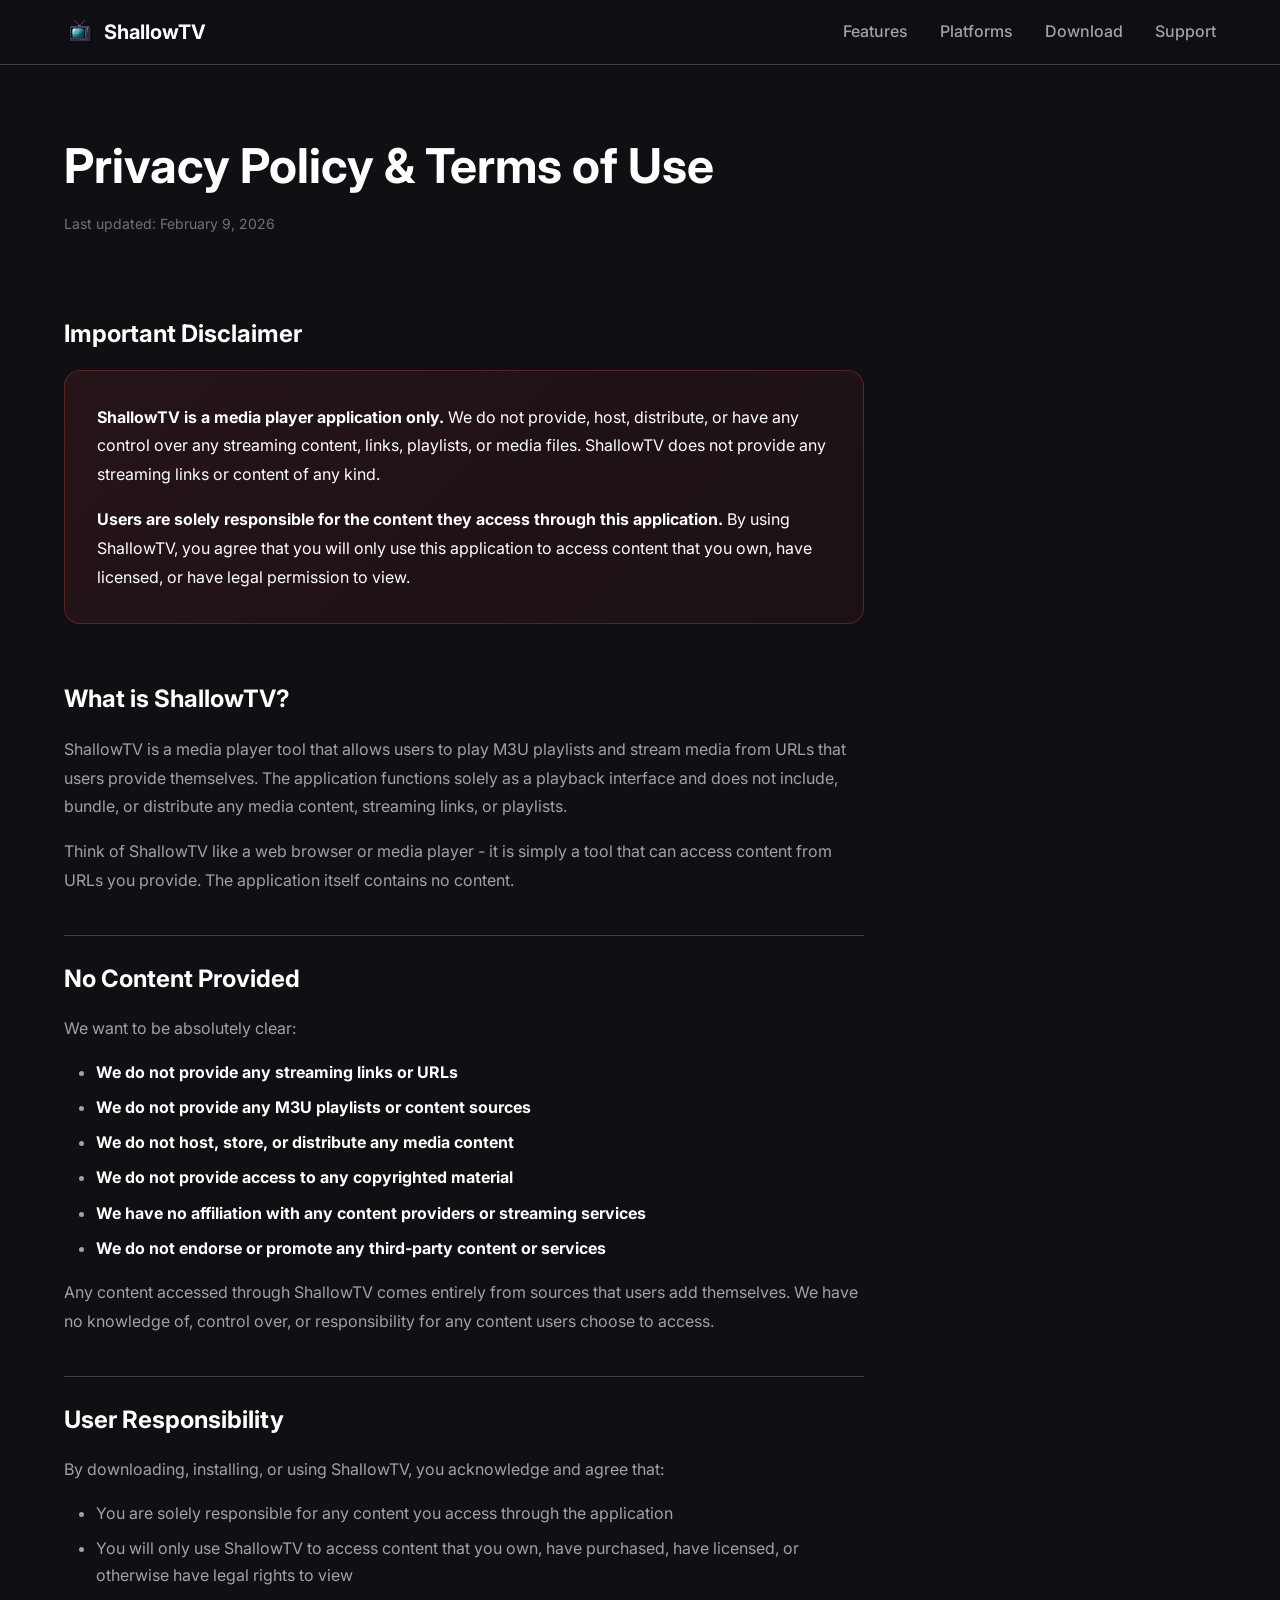
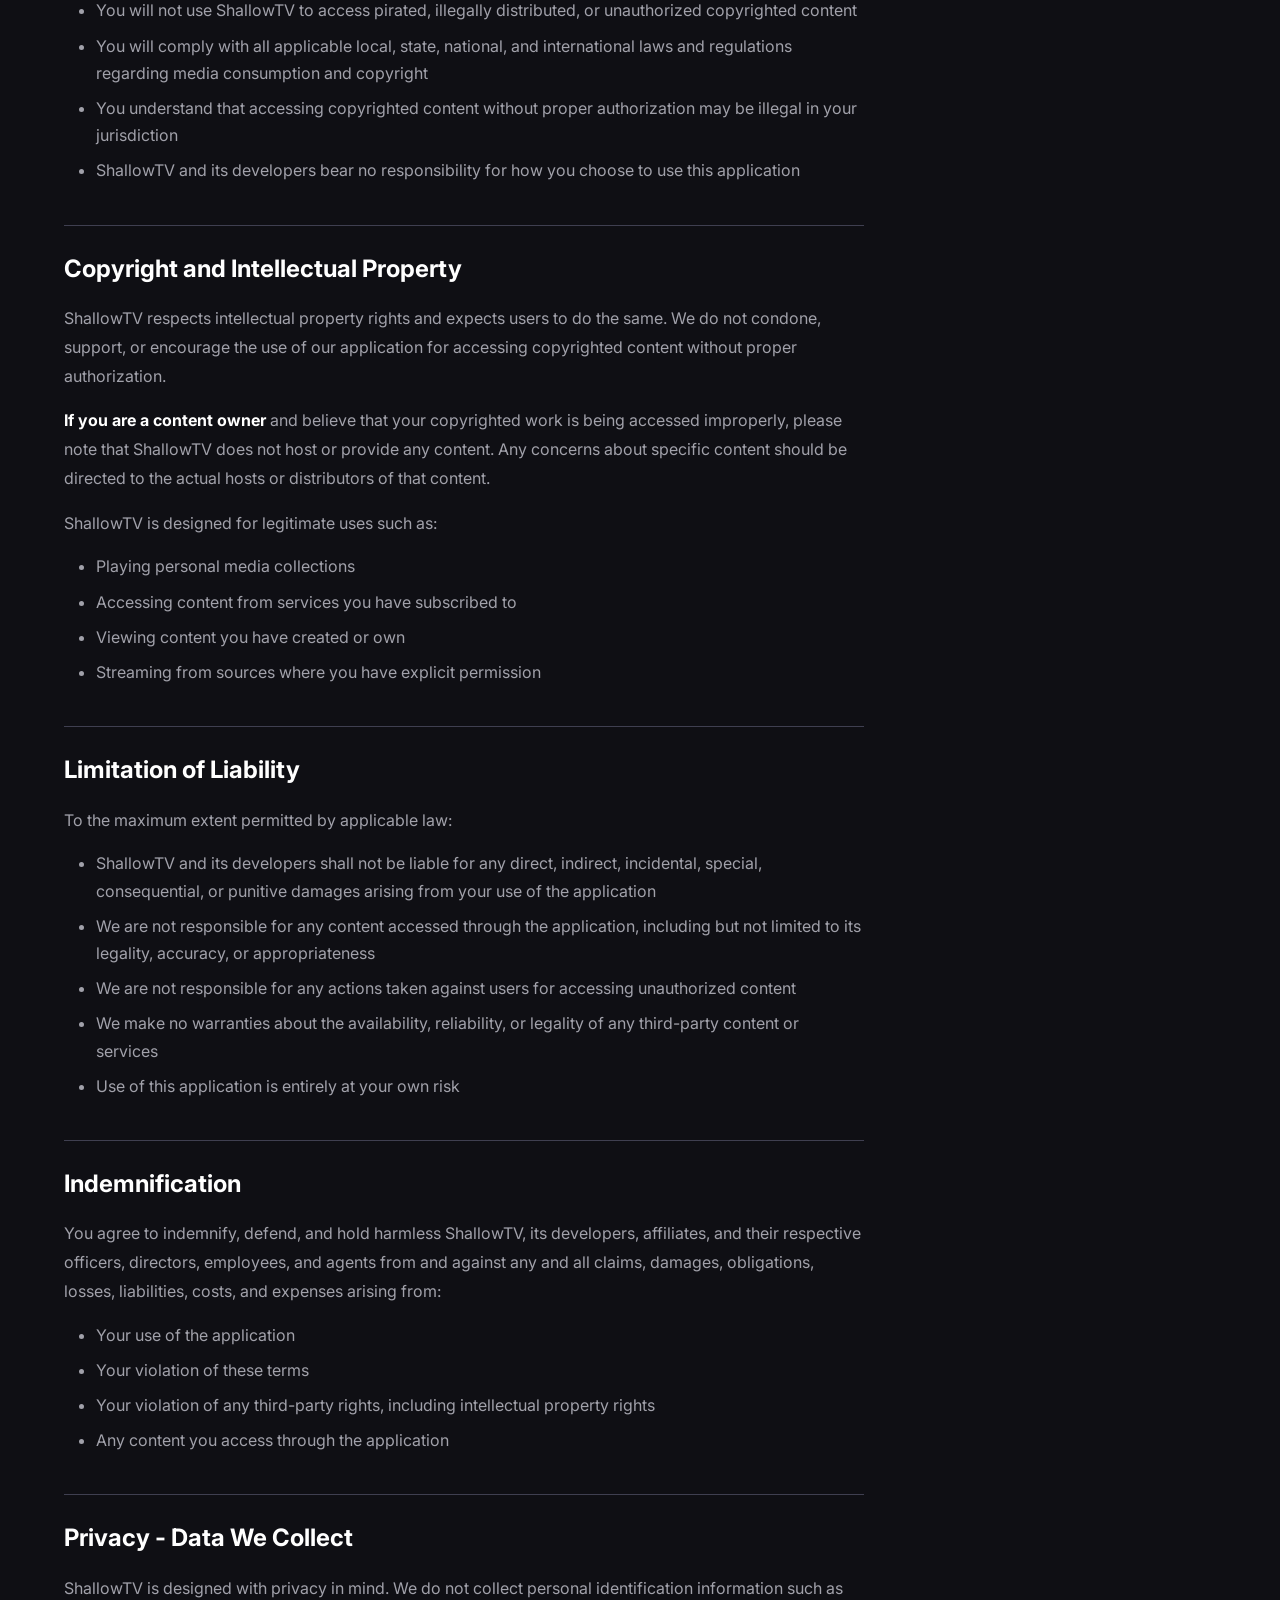
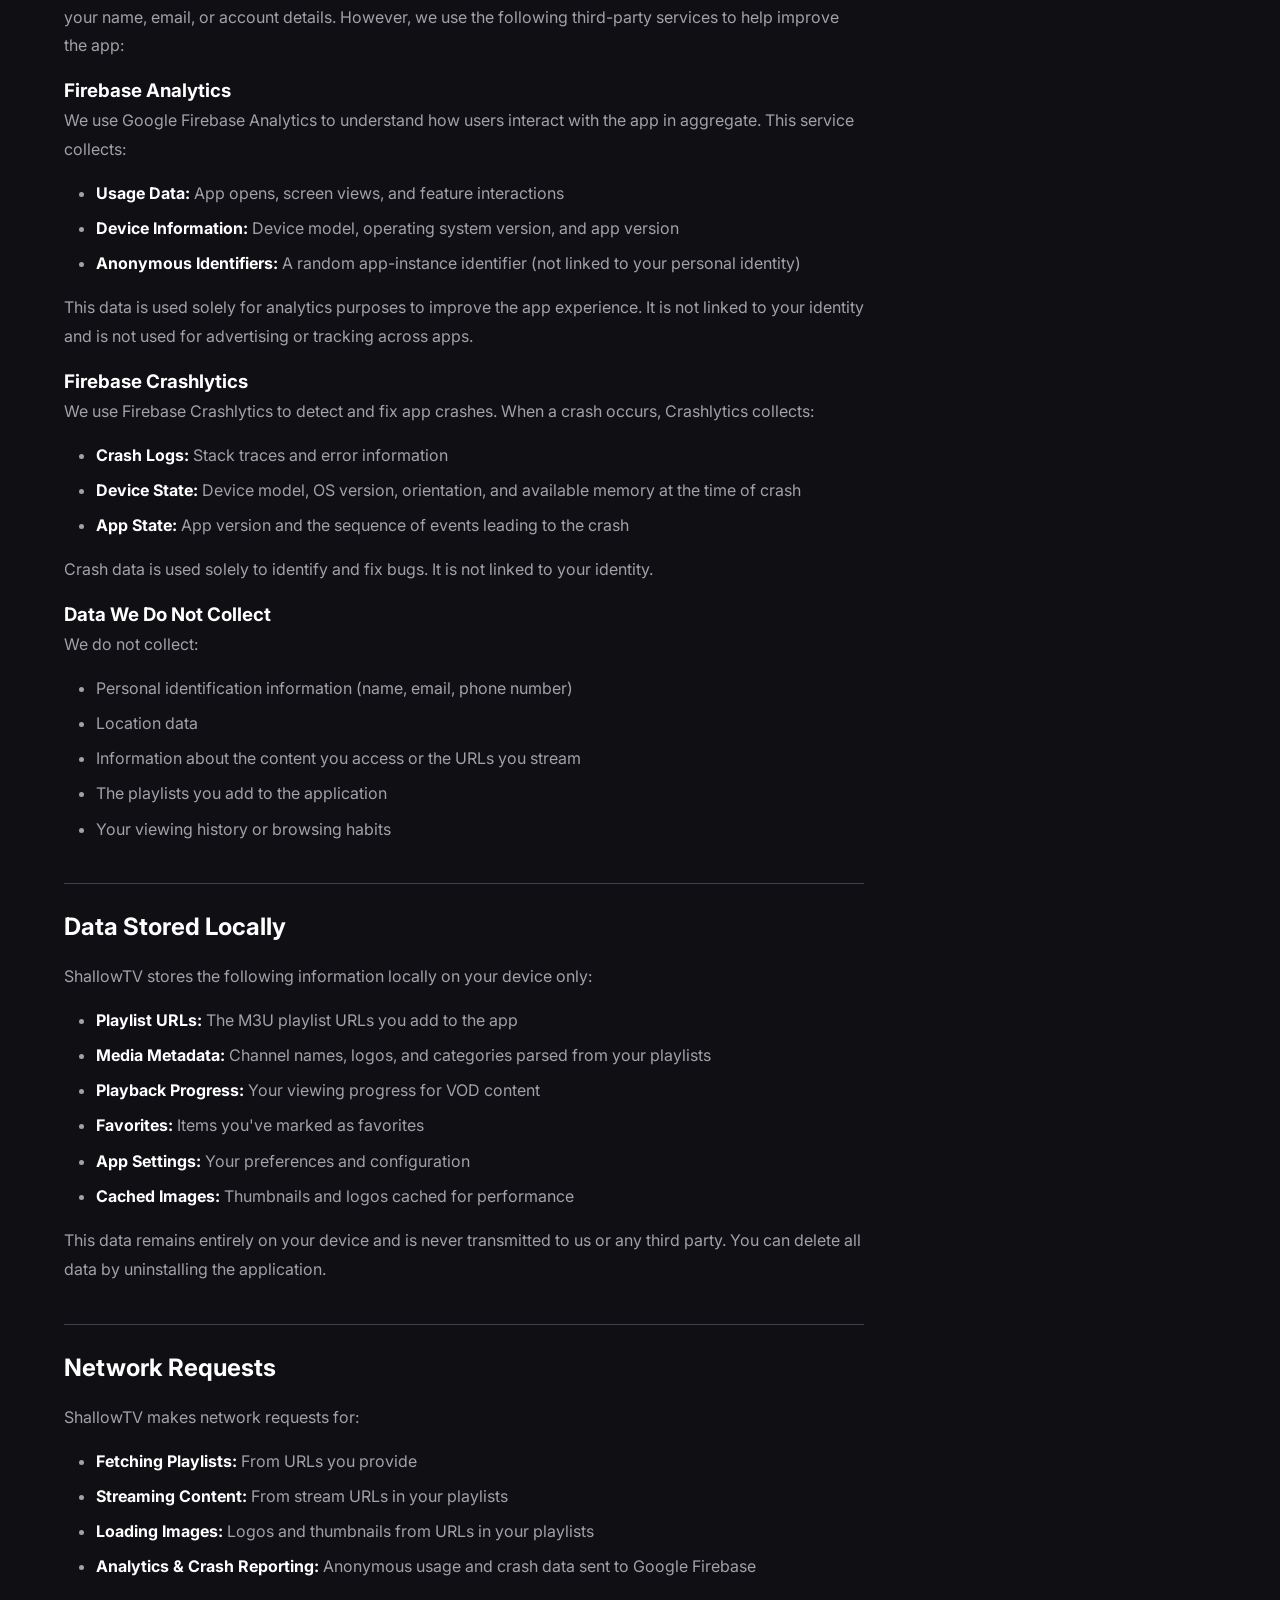
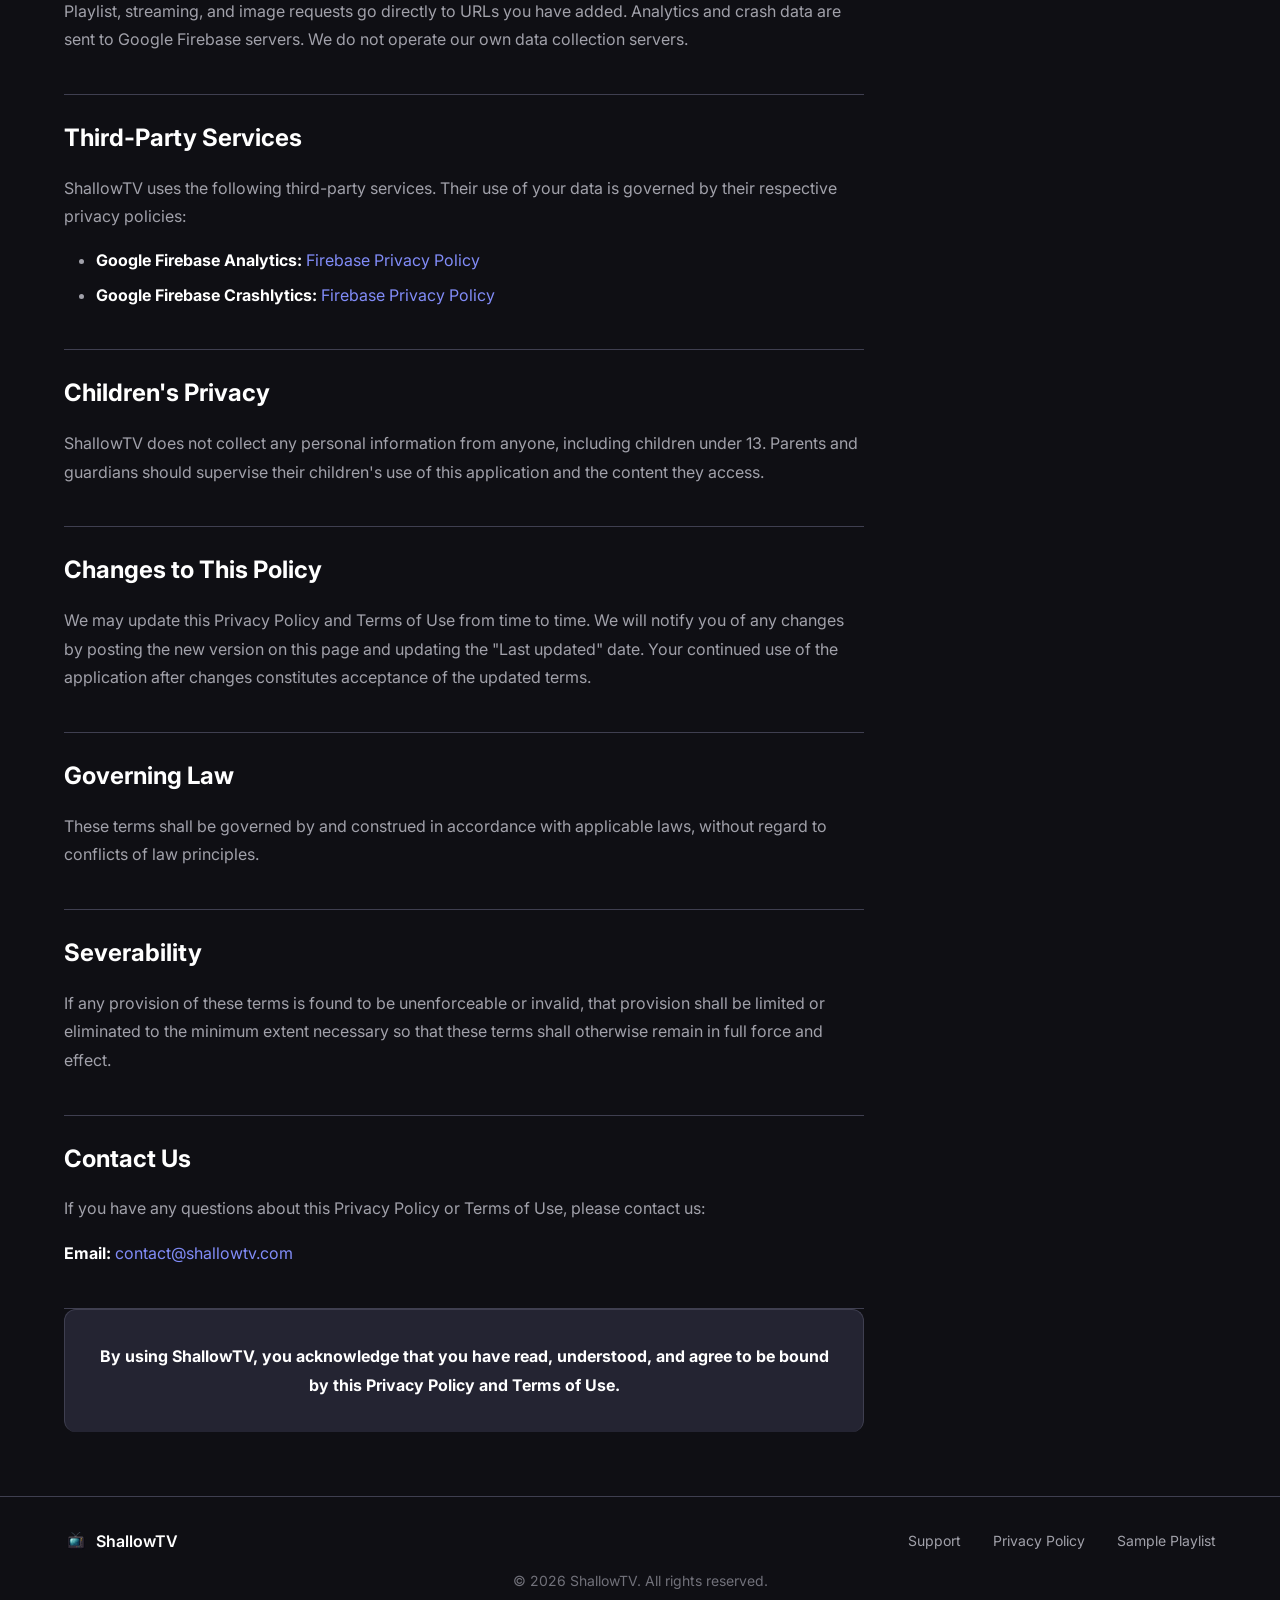
<file: privacy.html>
<!DOCTYPE html>
<html lang="en">
<head>
    <meta charset="UTF-8">
    <meta name="viewport" content="width=device-width, initial-scale=1.0">
    <meta name="description" content="ShallowTV Privacy Policy and Terms of Use - Learn how we handle your data and important legal disclaimers.">
    <title>Privacy Policy & Terms - ShallowTV</title>
    <!-- Google Analytics -->
    <script async src="https://www.googletagmanager.com/gtag/js?id=G-NCJ209VWXH"></script>
    <script>
        window.dataLayer = window.dataLayer || [];
        function gtag(){dataLayer.push(arguments);}
        gtag('js', new Date());
        gtag('config', 'G-NCJ209VWXH');
    </script>
    <link rel="stylesheet" href="css/styles.css">
    <link rel="preconnect" href="https://fonts.googleapis.com">
    <link rel="preconnect" href="https://fonts.gstatic.com" crossorigin>
    <link href="https://fonts.googleapis.com/css2?family=Inter:wght@400;500;600;700&display=swap" rel="stylesheet">
</head>
<body>
    <nav class="navbar">
        <div class="nav-container">
            <a href="index.html" class="nav-logo">
                <img src="images/transparentIcon.png" alt="ShallowTV" class="logo-icon-img">
                <span>ShallowTV</span>
            </a>
            <ul class="nav-links">
                <li><a href="index.html#features">Features</a></li>
                <li><a href="index.html#platforms">Platforms</a></li>
                <li><a href="index.html#download">Download</a></li>
                <li><a href="support.html">Support</a></li>
            </ul>
        </div>
    </nav>

    <main class="legal-page">
        <div class="container">
            <header class="legal-header">
                <h1>Privacy Policy & Terms of Use</h1>
                <p class="last-updated">Last updated: February 9, 2026</p>
            </header>

            <article class="legal-content">
                <section class="disclaimer-highlight">
                    <h2>Important Disclaimer</h2>
                    <div class="highlight-box">
                        <p><strong>ShallowTV is a media player application only.</strong> We do not provide, host, distribute, or have any control over any streaming content, links, playlists, or media files. ShallowTV does not provide any streaming links or content of any kind.</p>
                        <p><strong>Users are solely responsible for the content they access through this application.</strong> By using ShallowTV, you agree that you will only use this application to access content that you own, have licensed, or have legal permission to view.</p>
                    </div>
                </section>

                <section>
                    <h2>What is ShallowTV?</h2>
                    <p>ShallowTV is a media player tool that allows users to play M3U playlists and stream media from URLs that users provide themselves. The application functions solely as a playback interface and does not include, bundle, or distribute any media content, streaming links, or playlists.</p>
                    <p>Think of ShallowTV like a web browser or media player - it is simply a tool that can access content from URLs you provide. The application itself contains no content.</p>
                </section>

                <section>
                    <h2>No Content Provided</h2>
                    <p>We want to be absolutely clear:</p>
                    <ul>
                        <li><strong>We do not provide any streaming links or URLs</strong></li>
                        <li><strong>We do not provide any M3U playlists or content sources</strong></li>
                        <li><strong>We do not host, store, or distribute any media content</strong></li>
                        <li><strong>We do not provide access to any copyrighted material</strong></li>
                        <li><strong>We have no affiliation with any content providers or streaming services</strong></li>
                        <li><strong>We do not endorse or promote any third-party content or services</strong></li>
                    </ul>
                    <p>Any content accessed through ShallowTV comes entirely from sources that users add themselves. We have no knowledge of, control over, or responsibility for any content users choose to access.</p>
                </section>

                <section>
                    <h2>User Responsibility</h2>
                    <p>By downloading, installing, or using ShallowTV, you acknowledge and agree that:</p>
                    <ul>
                        <li>You are solely responsible for any content you access through the application</li>
                        <li>You will only use ShallowTV to access content that you own, have purchased, have licensed, or otherwise have legal rights to view</li>
                        <li>You will not use ShallowTV to access pirated, illegally distributed, or unauthorized copyrighted content</li>
                        <li>You will comply with all applicable local, state, national, and international laws and regulations regarding media consumption and copyright</li>
                        <li>You understand that accessing copyrighted content without proper authorization may be illegal in your jurisdiction</li>
                        <li>ShallowTV and its developers bear no responsibility for how you choose to use this application</li>
                    </ul>
                </section>

                <section>
                    <h2>Copyright and Intellectual Property</h2>
                    <p>ShallowTV respects intellectual property rights and expects users to do the same. We do not condone, support, or encourage the use of our application for accessing copyrighted content without proper authorization.</p>
                    <p><strong>If you are a content owner</strong> and believe that your copyrighted work is being accessed improperly, please note that ShallowTV does not host or provide any content. Any concerns about specific content should be directed to the actual hosts or distributors of that content.</p>
                    <p>ShallowTV is designed for legitimate uses such as:</p>
                    <ul>
                        <li>Playing personal media collections</li>
                        <li>Accessing content from services you have subscribed to</li>
                        <li>Viewing content you have created or own</li>
                        <li>Streaming from sources where you have explicit permission</li>
                    </ul>
                </section>

                <section>
                    <h2>Limitation of Liability</h2>
                    <p>To the maximum extent permitted by applicable law:</p>
                    <ul>
                        <li>ShallowTV and its developers shall not be liable for any direct, indirect, incidental, special, consequential, or punitive damages arising from your use of the application</li>
                        <li>We are not responsible for any content accessed through the application, including but not limited to its legality, accuracy, or appropriateness</li>
                        <li>We are not responsible for any actions taken against users for accessing unauthorized content</li>
                        <li>We make no warranties about the availability, reliability, or legality of any third-party content or services</li>
                        <li>Use of this application is entirely at your own risk</li>
                    </ul>
                </section>

                <section>
                    <h2>Indemnification</h2>
                    <p>You agree to indemnify, defend, and hold harmless ShallowTV, its developers, affiliates, and their respective officers, directors, employees, and agents from and against any and all claims, damages, obligations, losses, liabilities, costs, and expenses arising from:</p>
                    <ul>
                        <li>Your use of the application</li>
                        <li>Your violation of these terms</li>
                        <li>Your violation of any third-party rights, including intellectual property rights</li>
                        <li>Any content you access through the application</li>
                    </ul>
                </section>

                <section>
                    <h2>Privacy - Data We Collect</h2>
                    <p>ShallowTV is designed with privacy in mind. We do not collect personal identification information such as your name, email, or account details. However, we use the following third-party services to help improve the app:</p>

                    <h3>Firebase Analytics</h3>
                    <p>We use Google Firebase Analytics to understand how users interact with the app in aggregate. This service collects:</p>
                    <ul>
                        <li><strong>Usage Data:</strong> App opens, screen views, and feature interactions</li>
                        <li><strong>Device Information:</strong> Device model, operating system version, and app version</li>
                        <li><strong>Anonymous Identifiers:</strong> A random app-instance identifier (not linked to your personal identity)</li>
                    </ul>
                    <p>This data is used solely for analytics purposes to improve the app experience. It is not linked to your identity and is not used for advertising or tracking across apps.</p>

                    <h3>Firebase Crashlytics</h3>
                    <p>We use Firebase Crashlytics to detect and fix app crashes. When a crash occurs, Crashlytics collects:</p>
                    <ul>
                        <li><strong>Crash Logs:</strong> Stack traces and error information</li>
                        <li><strong>Device State:</strong> Device model, OS version, orientation, and available memory at the time of crash</li>
                        <li><strong>App State:</strong> App version and the sequence of events leading to the crash</li>
                    </ul>
                    <p>Crash data is used solely to identify and fix bugs. It is not linked to your identity.</p>

                    <h3>Data We Do Not Collect</h3>
                    <p>We do not collect:</p>
                    <ul>
                        <li>Personal identification information (name, email, phone number)</li>
                        <li>Location data</li>
                        <li>Information about the content you access or the URLs you stream</li>
                        <li>The playlists you add to the application</li>
                        <li>Your viewing history or browsing habits</li>
                    </ul>
                </section>

                <section>
                    <h2>Data Stored Locally</h2>
                    <p>ShallowTV stores the following information locally on your device only:</p>
                    <ul>
                        <li><strong>Playlist URLs:</strong> The M3U playlist URLs you add to the app</li>
                        <li><strong>Media Metadata:</strong> Channel names, logos, and categories parsed from your playlists</li>
                        <li><strong>Playback Progress:</strong> Your viewing progress for VOD content</li>
                        <li><strong>Favorites:</strong> Items you've marked as favorites</li>
                        <li><strong>App Settings:</strong> Your preferences and configuration</li>
                        <li><strong>Cached Images:</strong> Thumbnails and logos cached for performance</li>
                    </ul>
                    <p>This data remains entirely on your device and is never transmitted to us or any third party. You can delete all data by uninstalling the application.</p>
                </section>

                <section>
                    <h2>Network Requests</h2>
                    <p>ShallowTV makes network requests for:</p>
                    <ul>
                        <li><strong>Fetching Playlists:</strong> From URLs you provide</li>
                        <li><strong>Streaming Content:</strong> From stream URLs in your playlists</li>
                        <li><strong>Loading Images:</strong> Logos and thumbnails from URLs in your playlists</li>
                        <li><strong>Analytics & Crash Reporting:</strong> Anonymous usage and crash data sent to Google Firebase</li>
                    </ul>
                    <p>Playlist, streaming, and image requests go directly to URLs you have added. Analytics and crash data are sent to Google Firebase servers. We do not operate our own data collection servers.</p>
                </section>

                <section>
                    <h2>Third-Party Services</h2>
                    <p>ShallowTV uses the following third-party services. Their use of your data is governed by their respective privacy policies:</p>
                    <ul>
                        <li><strong>Google Firebase Analytics:</strong> <a href="https://firebase.google.com/support/privacy" target="_blank" rel="noopener">Firebase Privacy Policy</a></li>
                        <li><strong>Google Firebase Crashlytics:</strong> <a href="https://firebase.google.com/support/privacy" target="_blank" rel="noopener">Firebase Privacy Policy</a></li>
                    </ul>
                </section>

                <section>
                    <h2>Children's Privacy</h2>
                    <p>ShallowTV does not collect any personal information from anyone, including children under 13. Parents and guardians should supervise their children's use of this application and the content they access.</p>
                </section>

                <section>
                    <h2>Changes to This Policy</h2>
                    <p>We may update this Privacy Policy and Terms of Use from time to time. We will notify you of any changes by posting the new version on this page and updating the "Last updated" date. Your continued use of the application after changes constitutes acceptance of the updated terms.</p>
                </section>

                <section>
                    <h2>Governing Law</h2>
                    <p>These terms shall be governed by and construed in accordance with applicable laws, without regard to conflicts of law principles.</p>
                </section>

                <section>
                    <h2>Severability</h2>
                    <p>If any provision of these terms is found to be unenforceable or invalid, that provision shall be limited or eliminated to the minimum extent necessary so that these terms shall otherwise remain in full force and effect.</p>
                </section>

                <section>
                    <h2>Contact Us</h2>
                    <p>If you have any questions about this Privacy Policy or Terms of Use, please contact us:</p>
                    <p><strong>Email:</strong> <a href="mailto:contact@shallowtv.com">contact@shallowtv.com</a></p>
                </section>

                <section class="final-notice">
                    <p><strong>By using ShallowTV, you acknowledge that you have read, understood, and agree to be bound by this Privacy Policy and Terms of Use.</strong></p>
                </section>
            </article>
        </div>
    </main>

    <footer class="footer">
        <div class="container">
            <div class="footer-content">
                <div class="footer-brand">
                    <img src="images/transparentIcon.png" alt="ShallowTV" class="footer-logo-img">
                    <span>ShallowTV</span>
                </div>
                <nav class="footer-links">
                    <a href="support.html">Support</a>
                    <a href="privacy.html">Privacy Policy</a>
                    <a href="test.html">Sample Playlist</a>
                </nav>
            </div>
            <p class="footer-copyright">&copy; 2026 ShallowTV. All rights reserved.</p>
        </div>
    </footer>
</body>
</html>
</file>
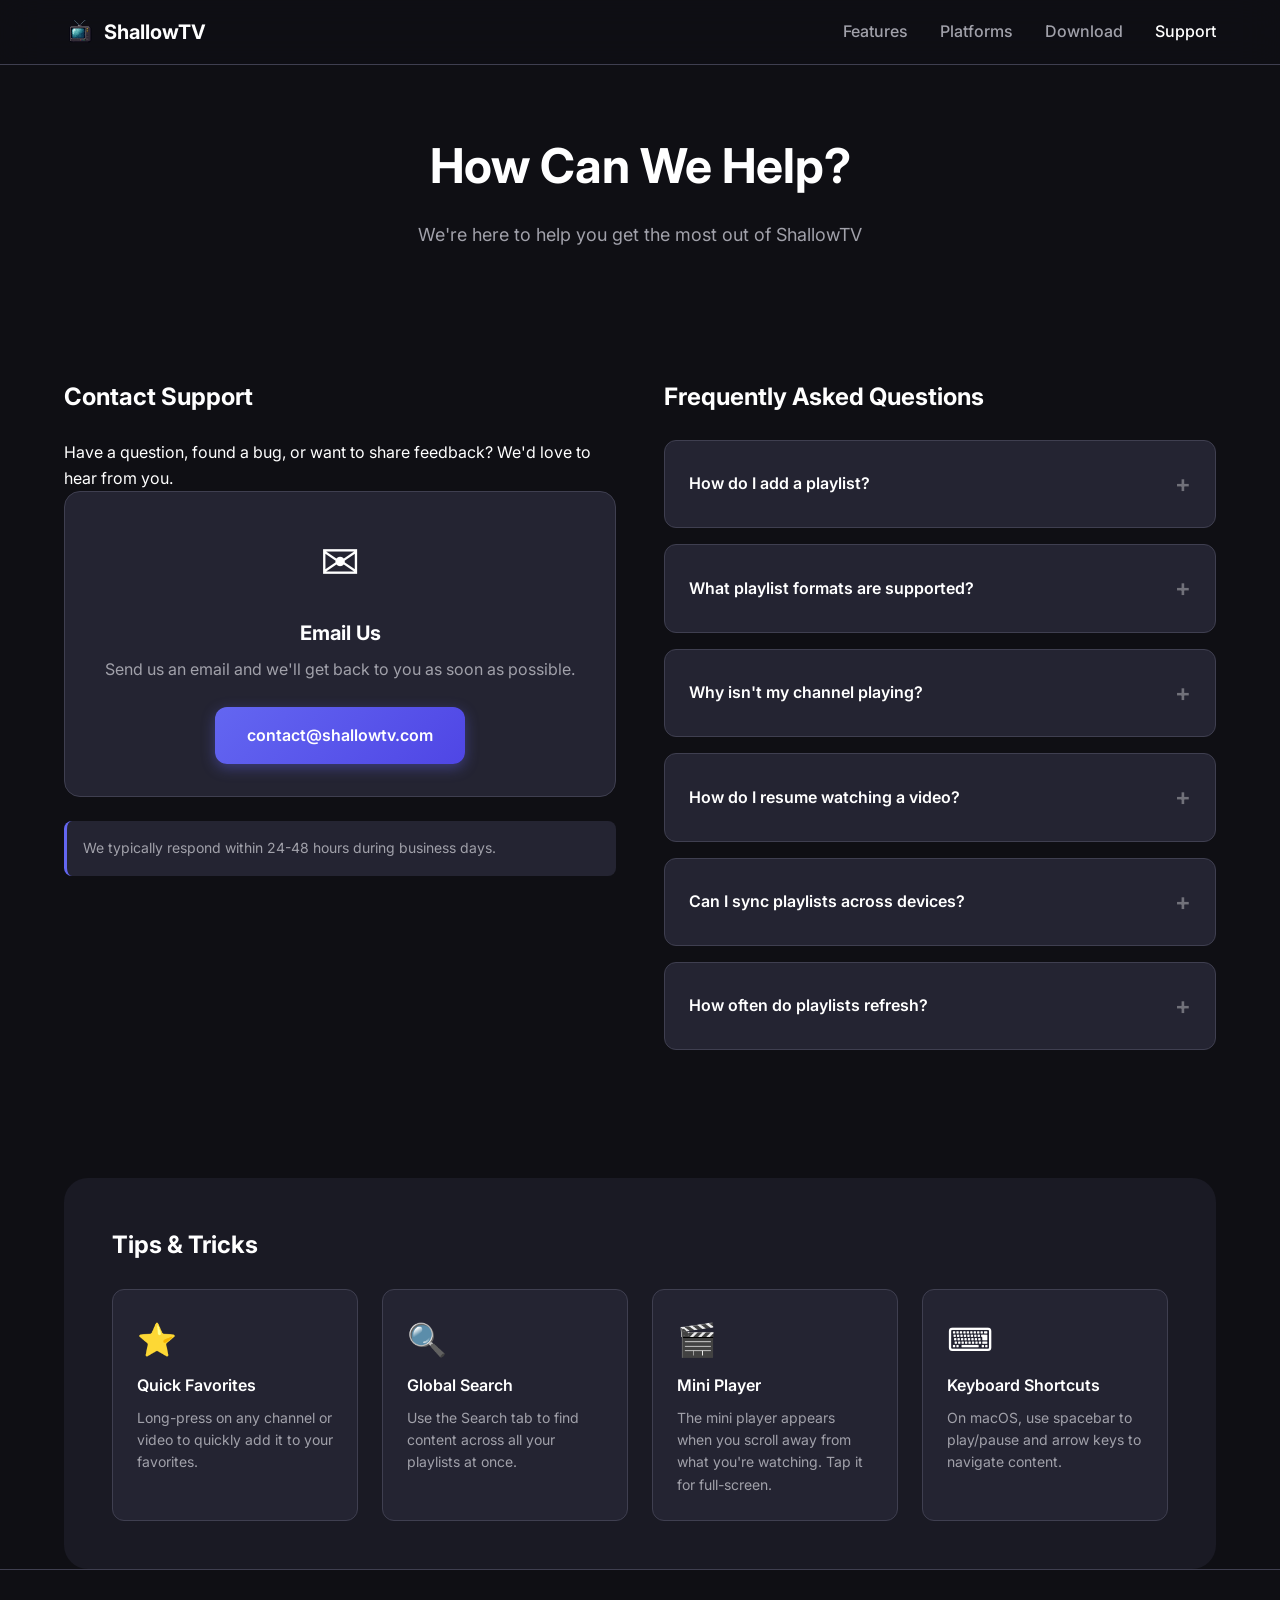
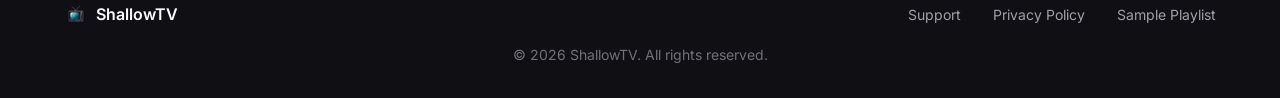
<file: support.html>
<!DOCTYPE html>
<html lang="en">
<head>
    <meta charset="UTF-8">
    <meta name="viewport" content="width=device-width, initial-scale=1.0">
    <meta name="description" content="Get support for ShallowTV. Contact us with questions, feedback, or issues.">
    <title>Support - ShallowTV</title>
    <!-- Google Analytics -->
    <script async src="https://www.googletagmanager.com/gtag/js?id=G-NCJ209VWXH"></script>
    <script>
        window.dataLayer = window.dataLayer || [];
        function gtag(){dataLayer.push(arguments);}
        gtag('js', new Date());
        gtag('config', 'G-NCJ209VWXH');
    </script>
    <link rel="stylesheet" href="css/styles.css">
    <link rel="preconnect" href="https://fonts.googleapis.com">
    <link rel="preconnect" href="https://fonts.gstatic.com" crossorigin>
    <link href="https://fonts.googleapis.com/css2?family=Inter:wght@400;500;600;700&display=swap" rel="stylesheet">
</head>
<body>
    <nav class="navbar">
        <div class="nav-container">
            <a href="index.html" class="nav-logo">
                <img src="images/transparentIcon.png" alt="ShallowTV" class="logo-icon-img">
                <span>ShallowTV</span>
            </a>
            <ul class="nav-links">
                <li><a href="index.html#features">Features</a></li>
                <li><a href="index.html#platforms">Platforms</a></li>
                <li><a href="index.html#download">Download</a></li>
                <li><a href="support.html" class="active">Support</a></li>
            </ul>
        </div>
    </nav>

    <main class="support-page">
        <div class="container">
            <header class="support-header">
                <h1>How Can We Help?</h1>
                <p>We're here to help you get the most out of ShallowTV</p>
            </header>

            <div class="support-grid">
                <section class="support-section contact-section">
                    <h2>Contact Support</h2>
                    <p>Have a question, found a bug, or want to share feedback? We'd love to hear from you.</p>

                    <div class="contact-card">
                        <div class="contact-icon">&#x2709;</div>
                        <h3>Email Us</h3>
                        <p>Send us an email and we'll get back to you as soon as possible.</p>
                        <a href="mailto:contact@shallowtv.com" class="btn btn-primary">contact@shallowtv.com</a>
                    </div>

                    <div class="response-note">
                        <p>We typically respond within 24-48 hours during business days.</p>
                    </div>
                </section>

                <section class="support-section faq-section">
                    <h2>Frequently Asked Questions</h2>

                    <div class="faq-list">
                        <details class="faq-item">
                            <summary>How do I add a playlist?</summary>
                            <div class="faq-answer">
                                <p>You can add playlists in two ways:</p>
                                <ol>
                                    <li>On first launch, enter your M3U playlist URL in the onboarding screen</li>
                                    <li>Go to <strong>Library</strong> tab, tap the <strong>+</strong> button, and choose "Add from URL" or "Add from File"</li>
                                </ol>
                            </div>
                        </details>

                        <details class="faq-item">
                            <summary>What playlist formats are supported?</summary>
                            <div class="faq-answer">
                                <p>ShallowTV supports standard M3U and M3U8 playlist formats. The parser handles:</p>
                                <ul>
                                    <li>#EXTINF tags with attributes (tvg-id, tvg-name, tvg-logo, group-title)</li>
                                    <li>HTTP, HTTPS, RTMP, and RTSP stream URLs</li>
                                    <li>Both live channels and VOD content</li>
                                </ul>
                            </div>
                        </details>

                        <details class="faq-item">
                            <summary>Why isn't my channel playing?</summary>
                            <div class="faq-answer">
                                <p>There are several reasons a channel might not play:</p>
                                <ul>
                                    <li>The stream URL may be offline or expired</li>
                                    <li>Your network may be blocking the stream</li>
                                    <li>The stream format may not be supported by your device</li>
                                </ul>
                                <p>Try refreshing your playlist or contact your playlist provider for updated links.</p>
                            </div>
                        </details>

                        <details class="faq-item">
                            <summary>How do I resume watching a video?</summary>
                            <div class="faq-answer">
                                <p>ShallowTV automatically remembers your playback position for VOD content. Simply tap on a video you've partially watched, and it will resume from where you left off.</p>
                            </div>
                        </details>

                        <details class="faq-item">
                            <summary>Can I sync playlists across devices?</summary>
                            <div class="faq-answer">
                                <p>Currently, playlists are stored locally on each device. To use the same playlist on multiple devices, add the playlist URL on each device separately. The auto-refresh feature will keep them synchronized.</p>
                            </div>
                        </details>

                        <details class="faq-item">
                            <summary>How often do playlists refresh?</summary>
                            <div class="faq-answer">
                                <p>By default, playlists refresh every 24 hours when auto-refresh is enabled. You can customize the refresh interval in the playlist settings, or manually refresh at any time from the Library tab.</p>
                            </div>
                        </details>
                    </div>
                </section>
            </div>

            <section class="support-section tips-section">
                <h2>Tips & Tricks</h2>
                <div class="tips-grid">
                    <div class="tip-card">
                        <div class="tip-icon">&#x2B50;</div>
                        <h3>Quick Favorites</h3>
                        <p>Long-press on any channel or video to quickly add it to your favorites.</p>
                    </div>
                    <div class="tip-card">
                        <div class="tip-icon">&#x1F50D;</div>
                        <h3>Global Search</h3>
                        <p>Use the Search tab to find content across all your playlists at once.</p>
                    </div>
                    <div class="tip-card">
                        <div class="tip-icon">&#x1F3AC;</div>
                        <h3>Mini Player</h3>
                        <p>The mini player appears when you scroll away from what you're watching. Tap it for full-screen.</p>
                    </div>
                    <div class="tip-card">
                        <div class="tip-icon">&#x2328;</div>
                        <h3>Keyboard Shortcuts</h3>
                        <p>On macOS, use spacebar to play/pause and arrow keys to navigate content.</p>
                    </div>
                </div>
            </section>
        </div>
    </main>

    <footer class="footer">
        <div class="container">
            <div class="footer-content">
                <div class="footer-brand">
                    <img src="images/transparentIcon.png" alt="ShallowTV" class="footer-logo-img">
                    <span>ShallowTV</span>
                </div>
                <nav class="footer-links">
                    <a href="support.html">Support</a>
                    <a href="privacy.html">Privacy Policy</a>
                    <a href="test.html">Sample Playlist</a>
                </nav>
            </div>
            <p class="footer-copyright">&copy; 2026 ShallowTV. All rights reserved.</p>
        </div>
    </footer>
</body>
</html>
</file>
<file: css/styles.css>
/* ============================================
   ShallowTV Landing Page Styles
   ============================================ */

/* CSS Variables */
:root {
    --color-primary: #6366f1;
    --color-primary-dark: #4f46e5;
    --color-primary-light: #818cf8;
    --color-secondary: #0ea5e9;
    --color-accent: #f59e0b;

    --color-bg: #0f0f14;
    --color-bg-secondary: #1a1a24;
    --color-bg-card: #242432;
    --color-bg-elevated: #2d2d3d;

    --color-text: #ffffff;
    --color-text-secondary: #a1a1aa;
    --color-text-muted: #71717a;

    --color-border: #3f3f50;

    --font-family: 'Inter', -apple-system, BlinkMacSystemFont, 'Segoe UI', Roboto, sans-serif;

    --spacing-xs: 0.25rem;
    --spacing-sm: 0.5rem;
    --spacing-md: 1rem;
    --spacing-lg: 1.5rem;
    --spacing-xl: 2rem;
    --spacing-2xl: 3rem;
    --spacing-3xl: 4rem;

    --radius-sm: 0.375rem;
    --radius-md: 0.5rem;
    --radius-lg: 0.75rem;
    --radius-xl: 1rem;
    --radius-2xl: 1.5rem;

    --shadow-sm: 0 1px 2px rgba(0, 0, 0, 0.3);
    --shadow-md: 0 4px 6px rgba(0, 0, 0, 0.3);
    --shadow-lg: 0 10px 15px rgba(0, 0, 0, 0.3);
    --shadow-xl: 0 20px 25px rgba(0, 0, 0, 0.4);

    --transition: 0.2s ease;
}

/* Reset & Base */
*, *::before, *::after {
    box-sizing: border-box;
    margin: 0;
    padding: 0;
}

html {
    scroll-behavior: smooth;
}

body {
    font-family: var(--font-family);
    font-size: 16px;
    line-height: 1.6;
    color: var(--color-text);
    background-color: var(--color-bg);
    -webkit-font-smoothing: antialiased;
    -moz-osx-font-smoothing: grayscale;
}

a {
    color: var(--color-primary-light);
    text-decoration: none;
    transition: color var(--transition);
}

a:hover {
    color: var(--color-primary);
}

img {
    max-width: 100%;
    height: auto;
}

/* Container */
.container {
    max-width: 1200px;
    margin: 0 auto;
    padding: 0 var(--spacing-lg);
}

/* Navigation */
.navbar {
    position: fixed;
    top: 0;
    left: 0;
    right: 0;
    z-index: 1000;
    background: rgba(15, 15, 20, 0.85);
    backdrop-filter: blur(20px);
    -webkit-backdrop-filter: blur(20px);
    border-bottom: 1px solid var(--color-border);
}

.nav-container {
    max-width: 1200px;
    margin: 0 auto;
    padding: var(--spacing-md) var(--spacing-lg);
    display: flex;
    justify-content: space-between;
    align-items: center;
}

.nav-logo {
    display: flex;
    align-items: center;
    gap: var(--spacing-sm);
    font-size: 1.25rem;
    font-weight: 700;
    color: var(--color-text);
}

.nav-logo:hover {
    color: var(--color-text);
}

.logo-icon {
    font-size: 1.5rem;
}

.logo-icon-img {
    width: 32px;
    height: 32px;
    object-fit: contain;
}

.footer-logo-img {
    width: 24px;
    height: 24px;
    object-fit: contain;
}

.nav-links {
    display: flex;
    list-style: none;
    gap: var(--spacing-xl);
}

.nav-links a {
    color: var(--color-text-secondary);
    font-weight: 500;
    transition: color var(--transition);
}

.nav-links a:hover,
.nav-links a.active {
    color: var(--color-text);
}

/* Buttons */
.btn {
    display: inline-flex;
    align-items: center;
    justify-content: center;
    padding: var(--spacing-md) var(--spacing-xl);
    font-size: 1rem;
    font-weight: 600;
    border-radius: var(--radius-lg);
    transition: all var(--transition);
    cursor: pointer;
    border: none;
    text-decoration: none;
}

.btn-primary {
    background: linear-gradient(135deg, var(--color-primary), var(--color-primary-dark));
    color: var(--color-text);
    box-shadow: 0 4px 14px rgba(99, 102, 241, 0.4);
}

.btn-primary:hover {
    transform: translateY(-2px);
    box-shadow: 0 6px 20px rgba(99, 102, 241, 0.5);
    color: var(--color-text);
}

.btn-secondary {
    background: var(--color-bg-card);
    color: var(--color-text);
    border: 1px solid var(--color-border);
}

.btn-secondary:hover {
    background: var(--color-bg-elevated);
    color: var(--color-text);
}

/* Hero Section */
.hero {
    min-height: 100vh;
    display: flex;
    align-items: center;
    padding: calc(80px + var(--spacing-3xl)) 0 var(--spacing-3xl);
    background: linear-gradient(180deg, var(--color-bg) 0%, var(--color-bg-secondary) 100%);
}

.hero-container {
    display: flex;
    align-items: center;
    gap: var(--spacing-2xl);
}

.hero-content {
    flex: 1;
    max-width: 600px;
}

.hero h1 {
    font-size: clamp(2.5rem, 5vw, 4rem);
    font-weight: 700;
    line-height: 1.1;
    margin-bottom: var(--spacing-lg);
    background: linear-gradient(135deg, var(--color-text) 0%, var(--color-text-secondary) 100%);
    -webkit-background-clip: text;
    -webkit-text-fill-color: transparent;
    background-clip: text;
}

.hero-subtitle {
    font-size: 1.25rem;
    color: var(--color-text-secondary);
    margin-bottom: var(--spacing-xl);
    line-height: 1.7;
}

.hero-buttons {
    display: flex;
    gap: var(--spacing-md);
    flex-wrap: wrap;
}

.hero-image {
    flex: 1;
    display: flex;
    justify-content: center;
    align-items: center;
}

/* Device Mockup */
.device-mockup {
    width: 100%;
    max-width: 500px;
    aspect-ratio: 16/10;
    background: var(--color-bg-card);
    border-radius: var(--radius-2xl);
    padding: var(--spacing-sm);
    box-shadow: var(--shadow-xl);
    border: 1px solid var(--color-border);
}

.mockup-screen {
    width: 100%;
    height: 100%;
    background: var(--color-bg);
    border-radius: var(--radius-xl);
    overflow: hidden;
    padding: var(--spacing-lg);
}

.mockup-content {
    display: flex;
    flex-direction: column;
    gap: var(--spacing-md);
}

.mockup-category {
    font-size: 0.875rem;
    font-weight: 600;
    color: var(--color-text-secondary);
}

.mockup-cards {
    display: flex;
    gap: var(--spacing-sm);
}

.mockup-card {
    width: 80px;
    height: 50px;
    background: linear-gradient(135deg, var(--color-primary), var(--color-secondary));
    border-radius: var(--radius-md);
    opacity: 0.6;
}

.mockup-card:nth-child(2) {
    background: linear-gradient(135deg, var(--color-secondary), var(--color-accent));
}

.mockup-card:nth-child(3) {
    background: linear-gradient(135deg, var(--color-accent), var(--color-primary));
}

/* Section Styles */
section {
    padding: var(--spacing-3xl) 0;
}

.section-title {
    font-size: clamp(2rem, 4vw, 2.5rem);
    font-weight: 700;
    text-align: center;
    margin-bottom: var(--spacing-md);
}

.section-subtitle {
    font-size: 1.125rem;
    color: var(--color-text-secondary);
    text-align: center;
    margin-bottom: var(--spacing-2xl);
}

/* Features Section */
.features {
    background: var(--color-bg-secondary);
}

.features-grid {
    display: grid;
    grid-template-columns: repeat(auto-fit, minmax(300px, 1fr));
    gap: var(--spacing-xl);
}

.feature-card {
    background: var(--color-bg-card);
    border-radius: var(--radius-xl);
    padding: var(--spacing-xl);
    border: 1px solid var(--color-border);
    transition: transform var(--transition), box-shadow var(--transition);
}

.feature-card:hover {
    transform: translateY(-4px);
    box-shadow: var(--shadow-lg);
}

.feature-icon {
    font-size: 2.5rem;
    margin-bottom: var(--spacing-md);
}

.feature-card h3 {
    font-size: 1.25rem;
    font-weight: 600;
    margin-bottom: var(--spacing-sm);
}

.feature-card p {
    color: var(--color-text-secondary);
    line-height: 1.7;
}

/* Screenshots Section */
.screenshots {
    background: var(--color-bg);
}

.screenshots-gallery {
    display: flex;
    flex-direction: column;
    gap: var(--spacing-2xl);
    margin-bottom: var(--spacing-xl);
}

.screenshot-item {
    text-align: center;
}

.screenshot-img {
    max-width: 100%;
    height: auto;
    border-radius: var(--radius-xl);
    box-shadow: var(--shadow-xl);
    border: 1px solid var(--color-border);
}

.screenshot-caption {
    margin-top: var(--spacing-md);
    color: var(--color-text-secondary);
    font-size: 0.875rem;
}

.screenshot-disclaimer {
    text-align: center;
    color: var(--color-text-muted);
    font-size: 0.75rem;
    font-style: italic;
    padding: var(--spacing-lg);
    background: var(--color-bg-secondary);
    border-radius: var(--radius-lg);
    border: 1px solid var(--color-border);
}

/* Hero Screenshot */
.hero-screenshot {
    max-width: 100%;
    height: auto;
    border-radius: var(--radius-xl);
    box-shadow: var(--shadow-xl);
}

/* Platforms Section */
.platforms-grid {
    display: grid;
    grid-template-columns: repeat(auto-fit, minmax(200px, 1fr));
    gap: var(--spacing-lg);
}

.platform-card {
    background: var(--color-bg-card);
    border-radius: var(--radius-xl);
    padding: var(--spacing-xl);
    text-align: center;
    border: 1px solid var(--color-border);
    transition: transform var(--transition), border-color var(--transition);
}

.platform-card:hover {
    transform: translateY(-4px);
    border-color: var(--color-primary);
}

.platform-icon {
    font-size: 3rem;
    margin-bottom: var(--spacing-md);
}

.platform-card h3 {
    font-size: 1.25rem;
    font-weight: 600;
    margin-bottom: var(--spacing-sm);
}

.platform-card p {
    color: var(--color-text-secondary);
    font-size: 0.875rem;
    margin-bottom: var(--spacing-md);
}

.platform-version {
    display: inline-block;
    padding: var(--spacing-xs) var(--spacing-sm);
    background: var(--color-bg);
    border-radius: var(--radius-sm);
    font-size: 0.75rem;
    color: var(--color-text-muted);
}

/* Download Section */
.download {
    background: linear-gradient(180deg, var(--color-bg) 0%, var(--color-bg-secondary) 100%);
    text-align: center;
}

.download-buttons {
    display: flex;
    justify-content: center;
    gap: var(--spacing-lg);
    flex-wrap: wrap;
    margin-bottom: var(--spacing-xl);
}

.download-badge img {
    height: 50px;
    transition: transform var(--transition);
}

.download-badge:hover img {
    transform: scale(1.05);
}

.download-note {
    color: var(--color-text-muted);
    font-size: 0.875rem;
}

.coming-soon {
    font-size: 1.5rem;
    font-weight: 600;
    color: var(--color-text-secondary);
    padding: var(--spacing-xl) var(--spacing-2xl);
    background: var(--color-bg-card);
    border-radius: var(--radius-xl);
    border: 1px solid var(--color-border);
}

/* Footer */
.footer {
    background: var(--color-bg);
    border-top: 1px solid var(--color-border);
    padding: var(--spacing-xl) 0;
}

.footer-content {
    display: flex;
    justify-content: space-between;
    align-items: center;
    margin-bottom: var(--spacing-md);
}

.footer-brand {
    display: flex;
    align-items: center;
    gap: var(--spacing-sm);
    font-weight: 600;
}

.footer-links {
    display: flex;
    gap: var(--spacing-xl);
}

.footer-links a {
    color: var(--color-text-secondary);
    font-size: 0.875rem;
}

.footer-links a:hover {
    color: var(--color-text);
}

.footer-copyright {
    color: var(--color-text-muted);
    font-size: 0.875rem;
    text-align: center;
}

/* Support Page */
.support-page {
    padding-top: calc(80px + var(--spacing-2xl));
    min-height: 100vh;
}

.support-header {
    text-align: center;
    margin-bottom: var(--spacing-3xl);
}

.support-header h1 {
    font-size: clamp(2rem, 4vw, 3rem);
    margin-bottom: var(--spacing-md);
}

.support-header p {
    color: var(--color-text-secondary);
    font-size: 1.125rem;
}

.support-grid {
    display: grid;
    grid-template-columns: 1fr 1fr;
    gap: var(--spacing-2xl);
    margin-bottom: var(--spacing-3xl);
}

.support-section h2 {
    font-size: 1.5rem;
    margin-bottom: var(--spacing-lg);
}

.contact-card {
    background: var(--color-bg-card);
    border-radius: var(--radius-xl);
    padding: var(--spacing-xl);
    text-align: center;
    border: 1px solid var(--color-border);
    margin-bottom: var(--spacing-lg);
}

.contact-icon {
    font-size: 3rem;
    margin-bottom: var(--spacing-md);
}

.contact-card h3 {
    font-size: 1.25rem;
    margin-bottom: var(--spacing-sm);
}

.contact-card p {
    color: var(--color-text-secondary);
    margin-bottom: var(--spacing-lg);
}

.response-note {
    background: var(--color-bg-card);
    border-radius: var(--radius-md);
    padding: var(--spacing-md);
    border-left: 3px solid var(--color-primary);
}

.response-note p {
    color: var(--color-text-secondary);
    font-size: 0.875rem;
    margin: 0;
}

/* FAQ */
.faq-list {
    display: flex;
    flex-direction: column;
    gap: var(--spacing-md);
}

.faq-item {
    background: var(--color-bg-card);
    border-radius: var(--radius-lg);
    border: 1px solid var(--color-border);
    overflow: hidden;
}

.faq-item summary {
    padding: var(--spacing-lg);
    cursor: pointer;
    font-weight: 600;
    list-style: none;
    display: flex;
    justify-content: space-between;
    align-items: center;
}

.faq-item summary::-webkit-details-marker {
    display: none;
}

.faq-item summary::after {
    content: '+';
    font-size: 1.5rem;
    color: var(--color-text-muted);
    transition: transform var(--transition);
}

.faq-item[open] summary::after {
    transform: rotate(45deg);
}

.faq-answer {
    padding: 0 var(--spacing-lg) var(--spacing-lg);
    color: var(--color-text-secondary);
}

.faq-answer ul,
.faq-answer ol {
    margin: var(--spacing-md) 0;
    padding-left: var(--spacing-xl);
}

.faq-answer li {
    margin-bottom: var(--spacing-sm);
}

/* Tips Section */
.tips-section {
    background: var(--color-bg-secondary);
    border-radius: var(--radius-2xl);
    padding: var(--spacing-2xl);
    margin-top: var(--spacing-2xl);
}

.tips-grid {
    display: grid;
    grid-template-columns: repeat(auto-fit, minmax(240px, 1fr));
    gap: var(--spacing-lg);
}

.tip-card {
    background: var(--color-bg-card);
    border-radius: var(--radius-lg);
    padding: var(--spacing-lg);
    border: 1px solid var(--color-border);
}

.tip-icon {
    font-size: 2rem;
    margin-bottom: var(--spacing-sm);
}

.tip-card h3 {
    font-size: 1rem;
    font-weight: 600;
    margin-bottom: var(--spacing-sm);
}

.tip-card p {
    color: var(--color-text-secondary);
    font-size: 0.875rem;
    line-height: 1.6;
}

/* Legal Pages (Privacy Policy) */
.legal-page {
    padding-top: calc(80px + var(--spacing-2xl));
    padding-bottom: var(--spacing-3xl);
    min-height: 100vh;
}

.legal-header {
    margin-bottom: var(--spacing-2xl);
}

.legal-header h1 {
    font-size: clamp(2rem, 4vw, 3rem);
    margin-bottom: var(--spacing-sm);
}

.last-updated {
    color: var(--color-text-muted);
    font-size: 0.875rem;
}

.legal-content {
    max-width: 800px;
}

.legal-content section {
    padding: var(--spacing-lg) 0;
    border-bottom: 1px solid var(--color-border);
}

.legal-content section:last-child {
    border-bottom: none;
}

.legal-content h2 {
    font-size: 1.5rem;
    margin-bottom: var(--spacing-md);
}

.legal-content p {
    color: var(--color-text-secondary);
    margin-bottom: var(--spacing-md);
    line-height: 1.8;
}

.legal-content ul {
    color: var(--color-text-secondary);
    margin: var(--spacing-md) 0;
    padding-left: var(--spacing-xl);
}

.legal-content li {
    margin-bottom: var(--spacing-sm);
    line-height: 1.7;
}

.legal-content strong {
    color: var(--color-text);
}

/* Disclaimer Highlight Box */
.disclaimer-highlight {
    padding: var(--spacing-xl) 0 !important;
    border-bottom: none !important;
}

.highlight-box {
    background: linear-gradient(135deg, rgba(239, 68, 68, 0.1), rgba(239, 68, 68, 0.05));
    border: 1px solid rgba(239, 68, 68, 0.3);
    border-radius: var(--radius-xl);
    padding: var(--spacing-xl);
    margin-top: var(--spacing-md);
}

.highlight-box p {
    color: var(--color-text);
    margin-bottom: var(--spacing-md);
}

.highlight-box p:last-child {
    margin-bottom: 0;
}

.final-notice {
    background: var(--color-bg-card);
    border-radius: var(--radius-lg);
    padding: var(--spacing-xl) !important;
    text-align: center;
    border: 1px solid var(--color-border);
}

.final-notice p {
    margin: 0;
    color: var(--color-text);
}

/* Responsive Design */
@media (max-width: 968px) {
    .hero {
        padding-top: calc(80px + var(--spacing-2xl));
    }

    .hero-container {
        flex-direction: column;
        text-align: center;
    }

    .hero-content {
        max-width: 100%;
        margin-bottom: var(--spacing-2xl);
    }

    .hero-buttons {
        justify-content: center;
    }

    .support-grid {
        grid-template-columns: 1fr;
    }
}

@media (max-width: 768px) {
    .nav-links {
        display: none;
    }

    .features-grid {
        grid-template-columns: 1fr;
    }

    .platforms-grid {
        grid-template-columns: repeat(2, 1fr);
    }

    .footer-content {
        flex-direction: column;
        gap: var(--spacing-md);
        text-align: center;
    }
}

@media (max-width: 480px) {
    .platforms-grid {
        grid-template-columns: 1fr;
    }

    .hero-buttons {
        flex-direction: column;
        width: 100%;
    }

    .btn {
        width: 100%;
    }

    .download-buttons {
        flex-direction: column;
        align-items: center;
    }
}
</file>
